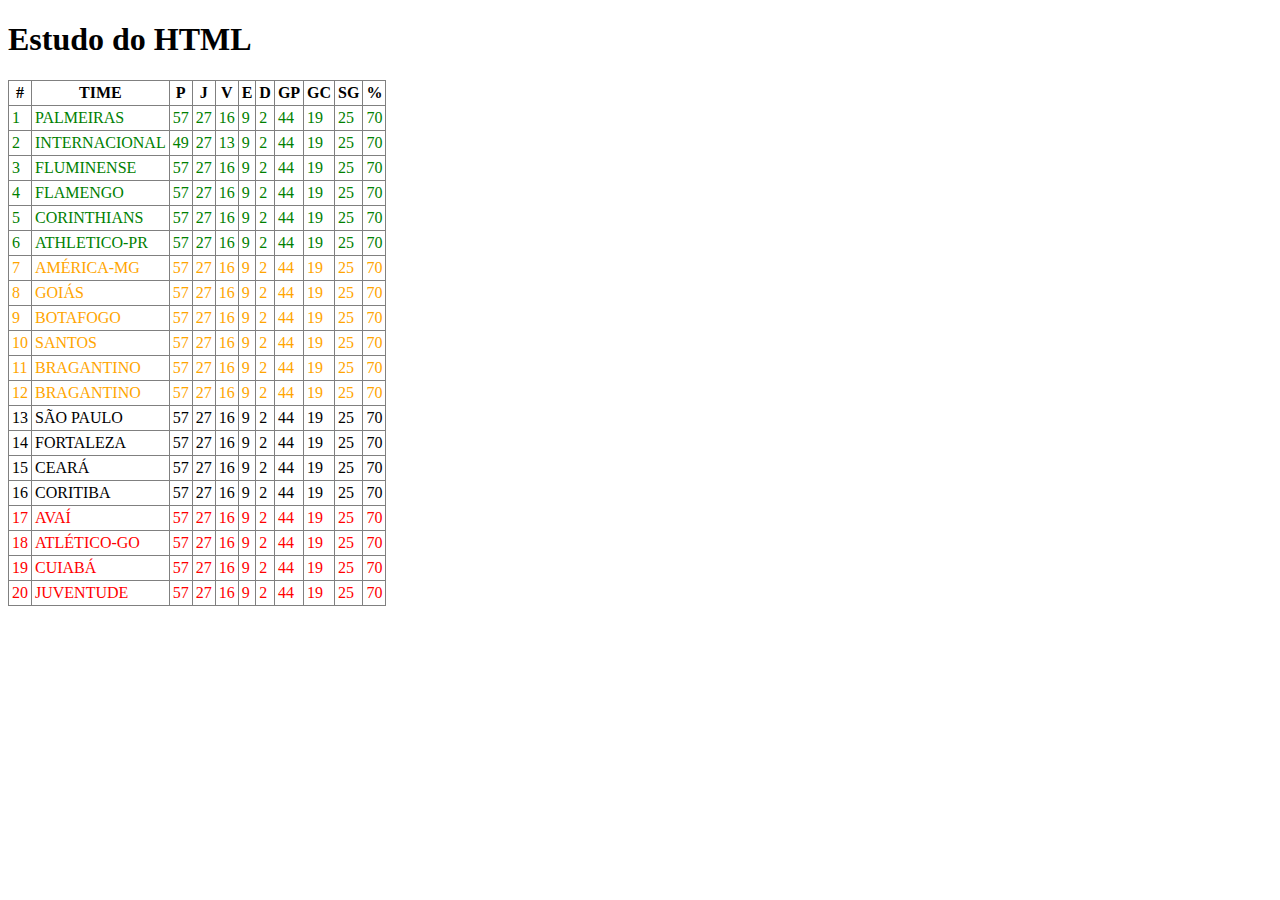
<file: exercicio-tabela-html/index.html>
<!DOCTYPE html>
<html lang="en">

<head>
    <meta charset="UTF-8">
    <meta http-equiv="X-UA-Compatible" content="IE=edge">
    <meta name="viewport" content="width=device-width, initial-scale=1.0">
    <title>Document</title>
    <link rel="stylesheet" href="style.css"> 
</head>

<body>



    <header>
        <!-- Cabeçalho = introduz algo -->
        <h1>Estudo do HTML</h1>

        <table border="1" cellpadding="3" style="border-collapse: collapse;">
            <thead>
                <tr>
                    <th>#</th>
                    <th>TIME</th>
                    <th>P</th>
                    <th>J</th>
                    <th>V</th>
                    <th>E</th>
                    <th>D</th>
                    <th>GP</th>
                    <th>GC</th>
                    <th>SG</th>
                    <th>%</th>
                </tr>
            </thead>



            <tbody>
                <div>
                <tr class="verde"> <!--linha 1 -->
                    <td>1</td>
                    <td>PALMEIRAS</td>
                    <td>57</td>
                    <td>27</td>
                    <td>16</td>
                    <td>9</td>
                    <td>2</td>
                    <td>44</td>
                    <td>19</td>
                    <td>25</td>
                    <td>70</td>
                </tr>
                <tr class="verde"> <!--linha 2-->
                    <td>2</td>
                    <td>INTERNACIONAL</td>
                    <td>49</td>
                    <td>27</td>
                    <td>13</td>
                    <td>9</td>
                    <td>2</td>
                    <td>44</td>
                    <td>19</td>
                    <td>25</td>
                    <td>70</td>
                </tr>
                <tr class="verde"> <!--linha 3-->
                    <td>3</td>
                    <td>FLUMINENSE</td>
                    <td>57</td>
                    <td>27</td>
                    <td>16</td>
                    <td>9</td>
                    <td>2</td>
                    <td>44</td>
                    <td>19</td>
                    <td>25</td>
                    <td>70</td>
                </tr>
                <tr class="verde"> <!--linha 4-->
                    <td>4</td>
                    <td>FLAMENGO</td>
                    <td>57</td>
                    <td>27</td>
                    <td>16</td>
                    <td>9</td>
                    <td>2</td>
                    <td>44</td>
                    <td>19</td>
                    <td>25</td>
                    <td>70</td>
                </tr>
                <tr class="verde"> <!--linha 5-->
                    <td>5</td>
                    <td>CORINTHIANS</td>
                    <td>57</td>
                    <td>27</td>
                    <td>16</td>
                    <td>9</td>
                    <td>2</td>
                    <td>44</td>
                    <td>19</td>
                    <td>25</td>
                    <td>70</td>
                </tr>
                <tr class="verde"> <!--linha 6-->
                    <td>6</td>
                    <td>ATHLETICO-PR</td>
                    <td>57</td>
                    <td>27</td>
                    <td>16</td>
                    <td>9</td>
                    <td>2</td>
                    <td>44</td>
                    <td>19</td>
                    <td>25</td>
                    <td>70</td>
                </tr>
                </div>
                
                <tr class="laranja"> <!--linha 7-->
                    <td>7</td>
                    <td>AMÉRICA-MG</td>
                    <td>57</td>
                    <td>27</td>
                    <td>16</td>
                    <td>9</td>
                    <td>2</td>
                    <td>44</td>
                    <td>19</td>
                    <td>25</td>
                    <td>70</td>
                </tr>
                <tr class="laranja"> <!--linha 8-->
                    <td>8</td>
                    <td>GOIÁS</td>
                    <td>57</td>
                    <td>27</td>
                    <td>16</td>
                    <td>9</td>
                    <td>2</td>
                    <td>44</td>
                    <td>19</td>
                    <td>25</td>
                    <td>70</td>
                </tr>
                <tr class="laranja"> <!--linha 9-->
                    <td>9</td>
                    <td>BOTAFOGO</td>
                    <td>57</td>
                    <td>27</td>
                    <td>16</td>
                    <td>9</td>
                    <td>2</td>
                    <td>44</td>
                    <td>19</td>
                    <td>25</td>
                    <td>70</td>
                </tr>
                <tr class="laranja"> <!--linha 10-->
                    <td>10</td>
                    <td>SANTOS</td>
                    <td>57</td>
                    <td>27</td>
                    <td>16</td>
                    <td>9</td>
                    <td>2</td>
                    <td>44</td>
                    <td>19</td>
                    <td>25</td>
                    <td>70</td>
                </tr>
                <tr class="laranja"> <!--linha 11-->
                    <td>11</td>
                    <td>BRAGANTINO</td>
                    <td>57</td>
                    <td>27</td>
                    <td>16</td>
                    <td>9</td>
                    <td>2</td>
                    <td>44</td>
                    <td>19</td>
                    <td>25</td>
                    <td>70</td>
                </tr>
                <tr class="laranja"> <!--linha 12-->
                    <td>12</td>
                    <td>BRAGANTINO</td>
                    <td>57</td>
                    <td>27</td>
                    <td>16</td>
                    <td>9</td>
                    <td>2</td>
                    <td>44</td>
                    <td>19</td>
                    <td>25</td>
                    <td>70</td>
                </tr>
                <tr> <!--linha 13-->
                    <td>13</td>
                    <td>SÃO PAULO</td>
                    <td>57</td>
                    <td>27</td>
                    <td>16</td>
                    <td>9</td>
                    <td>2</td>
                    <td>44</td>
                    <td>19</td>
                    <td>25</td>
                    <td>70</td>
                </tr>
                <tr> <!--linha 14-->
                    <td>14</td>
                    <td>FORTALEZA</td>
                    <td>57</td>
                    <td>27</td>
                    <td>16</td>
                    <td>9</td>
                    <td>2</td>
                    <td>44</td>
                    <td>19</td>
                    <td>25</td>
                    <td>70</td>
                </tr>
                <tr> <!--linha 15-->
                    <td>15</td>
                    <td>CEARÁ</td>
                    <td>57</td>
                    <td>27</td>
                    <td>16</td>
                    <td>9</td>
                    <td>2</td>
                    <td>44</td>
                    <td>19</td>
                    <td>25</td>
                    <td>70</td>
                </tr>
                <tr> <!--linha 16-->
                    <td>16</td>
                    <td>CORITIBA</td>
                    <td>57</td>
                    <td>27</td>
                    <td>16</td>
                    <td>9</td>
                    <td>2</td>
                    <td>44</td>
                    <td>19</td>
                    <td>25</td>
                    <td>70</td>
                </tr>
                <tr class="vermelho"> <!--linha 17-->
                    <td>17</td>
                    <td>AVAÍ</td>
                    <td>57</td>
                    <td>27</td>
                    <td>16</td>
                    <td>9</td>
                    <td>2</td>
                    <td>44</td>
                    <td>19</td>
                    <td>25</td>
                    <td>70</td>
                </tr>
                <tr class="vermelho"> <!--linha 18-->
                    <td>18</td>
                    <td>ATLÉTICO-GO</td>
                    <td>57</td>
                    <td>27</td>
                    <td>16</td>
                    <td>9</td>
                    <td>2</td>
                    <td>44</td>
                    <td>19</td>
                    <td>25</td>
                    <td>70</td>
                </tr>
                <tr class="vermelho"> <!--linha 19-->
                    <td>19</td>
                    <td>CUIABÁ</td>
                    <td>57</td>
                    <td>27</td>
                    <td>16</td>
                    <td>9</td>
                    <td>2</td>
                    <td>44</td>
                    <td>19</td>
                    <td>25</td>
                    <td>70</td>
                </tr>
                <tr class="vermelho"> <!--linha 20-->
                    <td>20</td>
                    <td>JUVENTUDE</td>
                    <td>57</td>
                    <td>27</td>
                    <td>16</td>
                    <td>9</td>
                    <td>2</td>
                    <td>44</td>
                    <td>19</td>
                    <td>25</td>
                    <td>70</td>
                </tr>

               

            </tbody>
        </table>
        


        
        
</body>

</html>
</file>
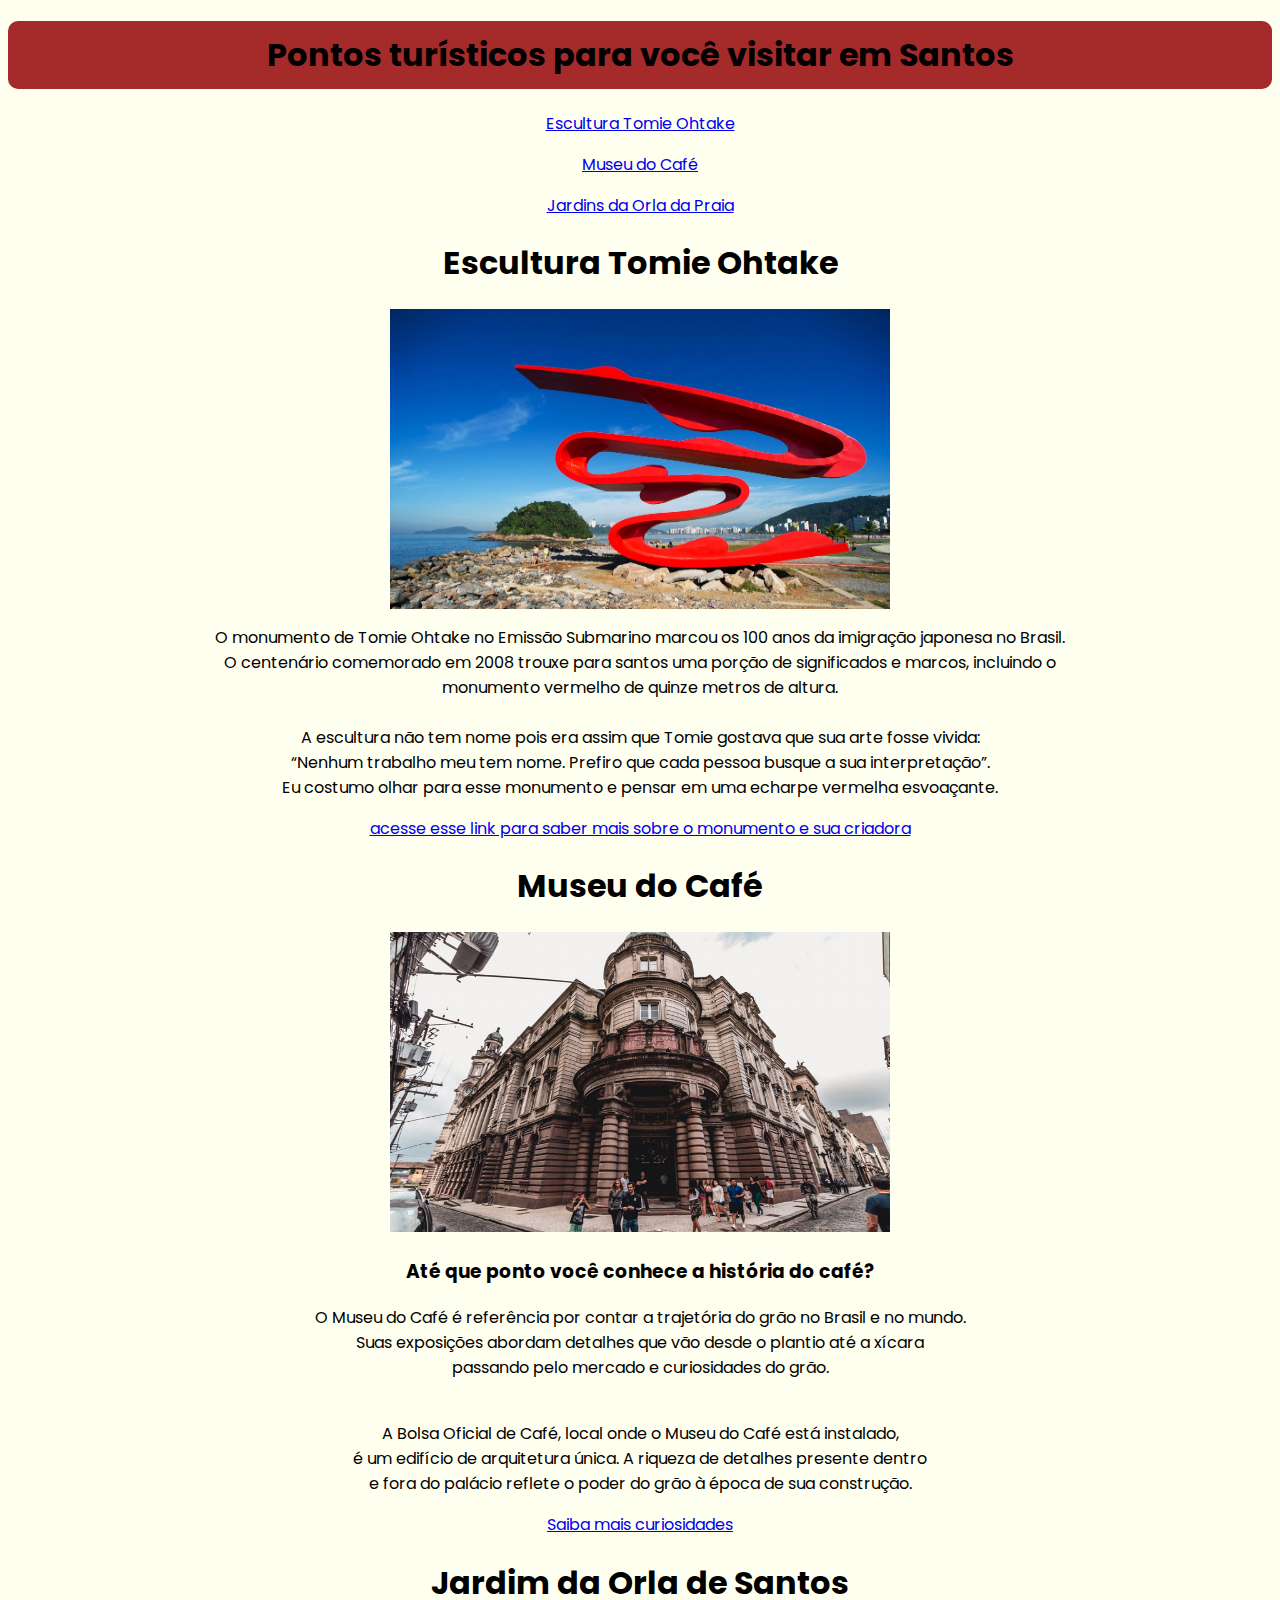
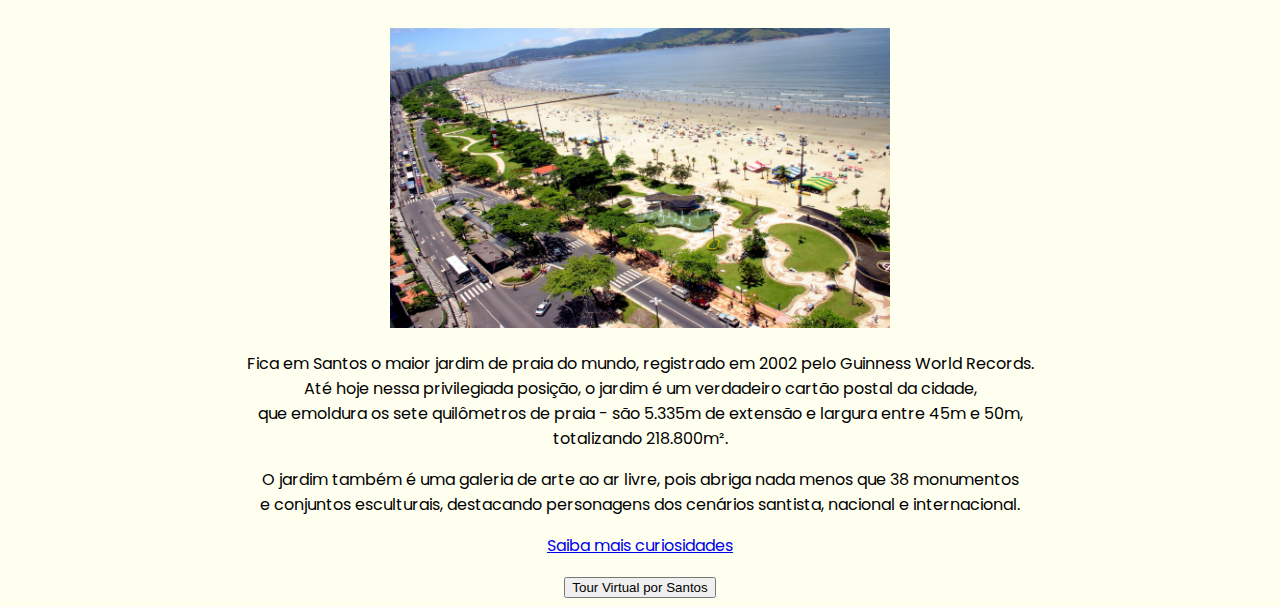
<file: minha-página/index.html>
<!DOCTYPE html> <!-- indica ao navegador p/ usar a versão recente de html -->
<html> <!-- pai/raiz de todas as tags/ é como se fosse a origem de tudo -->


    <head> <!-- manter informaçoes da página -->
    <meta charset="UTF-8"> <!-- uso de caracteres especiais -->
    <title>Emissário Submarino</title>
    <!-- Meta tags -->
    <meta name = "description" content = "Um ponto turístico de Santos!" /> <!-- serve p/ deixar uma descrição,
     informaçoes da página-->
    <meta name  = "author" content  = "alexiapassos" />
    <meta name = "keywords" content="hmtl,estudo" />
    <link rel="stylesheet" href="./styles.css"/>
    <link rel="preconnect" href="https://fonts.googleapis.com">
    <link rel="preconnect" href="https://fonts.gstatic.com" crossorigin>
    <link href="https://fonts.googleapis.com/css2?family=Poppins&display=swap" rel="stylesheet">
</head>


<body> 
        
    
        
       <h1 class="box1">Pontos turísticos para você visitar em Santos</h1> 
     
        

          
           <p><a href="#tomieotake">Escultura Tomie Ohtake</a></p>
           <p><a href="#museu">Museu do Café</a></p>
            <p><a href="#orla">Jardins da Orla da Praia</a></p>                
            

        
        

        <h1 id="tomieotake"> Escultura Tomie Ohtake</h1>
        <img src="./img/tomie-ohtake.jpg" width="500" height="300" 
        alt="uma escultura vermelha no meio da praia" align="middle" />

        <p>O monumento de Tomie Ohtake no Emissão Submarino marcou os 
            100 anos da imigração japonesa no Brasil. <br/> O centenário comemorado 
            em 2008 trouxe para santos uma porção de significados e marcos, 
            incluindo o <br/> monumento vermelho de quinze metros de altura. <br/>

            <br/>
            A escultura não tem nome pois era assim que Tomie gostava que sua 
            arte fosse vivida: <br/> “Nenhum trabalho meu tem nome. Prefiro que cada 
            pessoa busque a sua interpretação”. <br/>Eu costumo olhar para esse monumento
            e pensar em uma echarpe vermelha esvoaçante. <br/>
        </p>


       <P><a href="https://www.juicysantos.com.br/diversao/o-que-fazer-em-santos/tomie-ohtake-e-o-monumento-do-emissario-submarino/
        "target="_blank">acesse esse link para saber mais sobre
         o monumento e sua criadora
     </a></P>


        <h1 id="museu">Museu do Café</h1>
        <img src="./img/Museu-do-Cafe-1.jpg" width="500" height="300" 
     alt="A frente do edificio onde é localizado a bolsa do café de santos">
    <br/>
       <h3>Até que ponto você conhece a história do café?</h3>
        <p>O Museu do Café é referência por contar a trajetória do grão no Brasil e no mundo.<br/>
        Suas exposições abordam detalhes que vão desde o plantio até a xícara<br/>
        passando pelo mercado e curiosidades do grão.<br/>
        <br/></p>

        <p>A Bolsa Oficial de Café, local onde o Museu do Café está instalado,<br/>
         é um edifício de arquitetura única. A riqueza de detalhes presente dentro <br/>
          e fora do palácio reflete o poder do grão à época de sua construção.<br/>
        </p>

          <P><a href="https://www.museudocafe.org.br/c/bolsa-oficial-de-cafe/curiosidades/
            "target="_blank">Saiba mais curiosidades
         </a></P>
      
    
       <h1 id="orla">Jardim da Orla de Santos</h1>
        <img src="./img/jardins-orla.jpg" width="500" height="300" alt="Imagem tirado por drone da orla de Santos">

        <p>Fica em Santos o maior jardim de praia do mundo, registrado em 2002 pelo Guinness World Records.<br/>
         Até hoje nessa privilegiada posição, o jardim é um  verdadeiro cartão postal da cidade,<br/>
        que emoldura os sete quilômetros de praia - são  5.335m de extensão e largura entre 45m e 50m,<br/>
         totalizando 218.800m².

         <p>O jardim também é uma galeria de arte ao ar livre, pois abriga nada menos que 38 monumentos<br/>
          e conjuntos esculturais, destacando personagens dos cenários santista, nacional e internacional.</p>


        <P><a href="https://www.turismosantos.com.br/?q=pt-br/content/jardim-da-orla
            "target="_blank">Saiba mais curiosidades
         </a></P>

        <a href="https://www.google.com/maps/place/Santos+-+SP/@-23.9675169,-46.325736,2393m/data=!3m1!1e3!4m5!3m4!1s0x94ce03b97cc7856f:0x3ff3e507b04bbc46!8m2!3d-23.9592201!4d-46.3317787" target="_blank">
         <button title>Tour Virtual por Santos</button> </a>
        

</body>


</html>
</file>
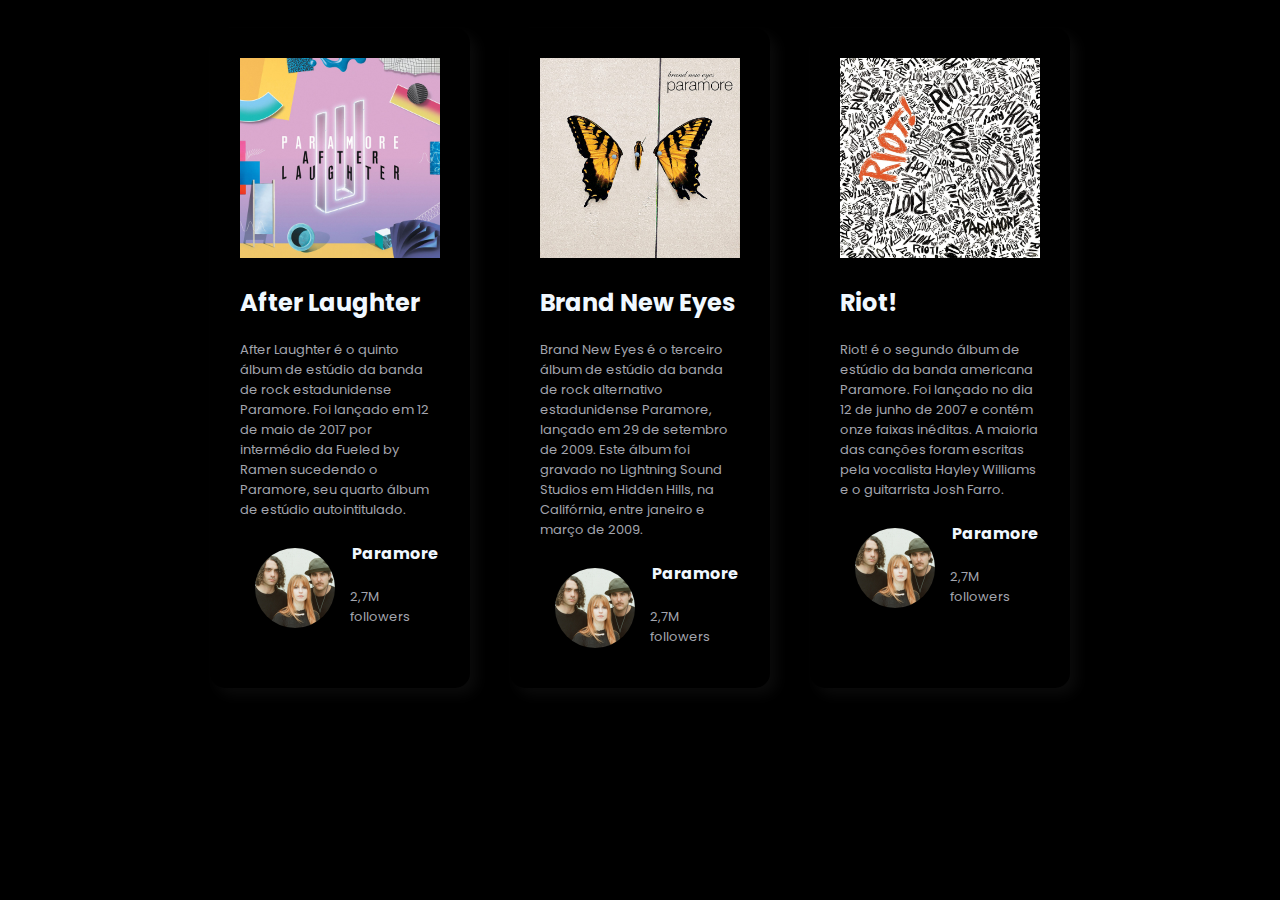
<file: página-blog/index.html>
<!DOCTYPE html>
<html lang="en">
<head>
    <meta charset="UTF-8">
    <meta http-equiv="X-UA-Compatible" content="IE=edge">
    <meta name="viewport" content="width=device-width, initial-scale=1.0">
    <title>Document</title>
    <link rel="stylesheet" href="./styles.css"/>
    <link
    href="https://fonts.googleapis.com/css2?family=Poppins:ital,wght@0,200;0,400;0,600;1,200;1,400;1,600&display=swap"
    rel="stylesheet"/>
  
</head>
<body>
    
    <div class="row">
       <div class="card">
           <img class="image" src="./img/after laughter.png" alt="after laughter paramore" />
         <h2>After Laughter</h2>
         <p>After Laughter é o quinto álbum de estúdio da banda de rock estadunidense Paramore. Foi lançado em 12 de maio de 2017 por intermédio da Fueled by Ramen sucedendo o Paramore, seu quarto álbum de estúdio autointitulado.</p>
         <img class="icon" src="./img/paramore icon.jpg" />
         <h4 class="titulo">Paramore</h4>
         <p class="follow">2,7M followers</p>
    
       </div>
       <div class="row">
        <div class="card">
            <img class="image" src="./img/brand new eyes.jpg" alt="after laughter paramore" />
          <h2>Brand New Eyes</h2>
          <p>Brand New Eyes é o terceiro álbum de estúdio da banda de rock alternativo estadunidense Paramore, lançado em 29 de setembro de 2009. Este álbum foi gravado no Lightning Sound Studios em Hidden Hills, na Califórnia, entre janeiro e março de 2009.</p>
          <img class="icon" src="./img/paramore icon.jpg" />
          <h4 class="titulo">Paramore</h4>
          <p class="follow">2,7M followers</p>
        </div> 
        <div class="row">
            <div class="card">
                <img class="image" src="./img/paramore riot.jpg" alt="riot paramore" />
              <h2>Riot!</h2>
              <p>Riot! é o segundo álbum de estúdio da banda americana Paramore. Foi lançado no dia 12 de junho de 2007 e contém onze faixas inéditas. A maioria das canções foram escritas pela vocalista Hayley Williams e o guitarrista Josh Farro.</p>
              <img class="icon" src="./img/paramore icon.jpg" />
              <h4 class="titulo">Paramore</h4>
              <p class="follow">2,7M followers</p>
            </div> 
   
        

    
</body>
</html>
</file>
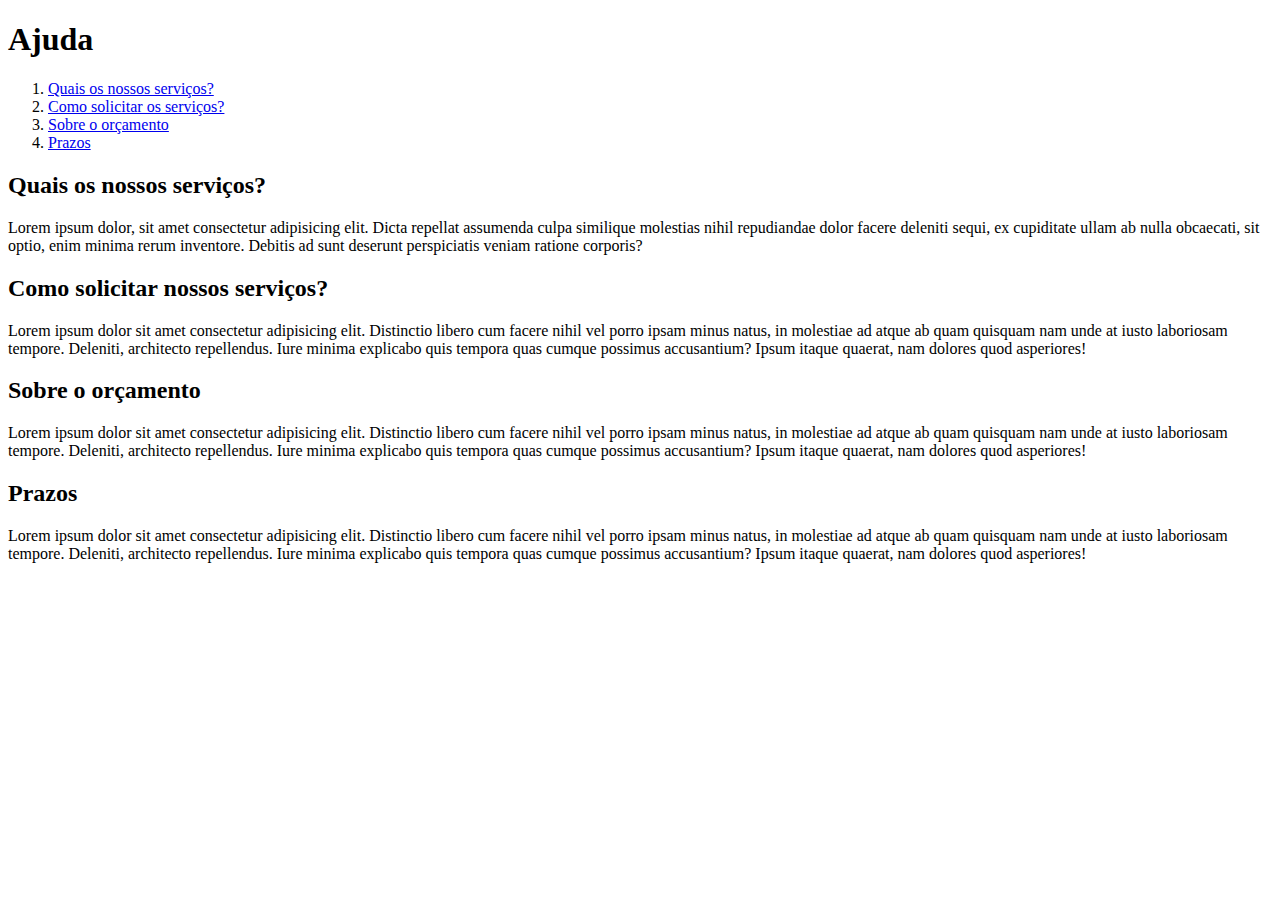
<file: atividades aula html css/ajuda.html>
<!DOCTYPE html>
<html lang="pt-br"> <!--idioma da página-->
<head>
    <meta charset="UTF-8">
    <meta http-equiv="X-UA-Compatible" content="IE=edge">
    <meta name="viewport" content="width=device-width, initial-scale=1.0">
    <title>Ajuda</title>
</head>
<body>
    <h1>Ajuda</h1>
    <ol> <!-- unordered list(ul) / ordered list (ol) -->
        <li><a href="#servicos">Quais os nossos serviços?</a></li>
        <li><a href="#solicitar">Como solicitar os serviços?</a></li>
        <li><a href="#orcamento">Sobre o orçamento</a></li>
        <li><a href="#prazos">Prazos</a></li>
 
    </ol>
    <div> <!--organizar o conteúdo-->
        <h2 id="servicos">Quais os nossos serviços?</h2>
        <p>Lorem ipsum dolor, sit amet consectetur adipisicing elit. 
            Dicta repellat assumenda culpa similique molestias nihil
             repudiandae dolor facere deleniti sequi, 
             ex cupiditate ullam ab nulla obcaecati, sit optio, 
             enim minima rerum inventore. Debitis ad sunt deserunt
              perspiciatis veniam ratione corporis?</p>
    </div>
    <div>
        <h2 id="solicitar">Como solicitar nossos serviços?</h2>
        <p>Lorem ipsum dolor sit amet consectetur adipisicing elit. 
            Distinctio libero cum facere nihil vel porro ipsam minus natus,
            in molestiae ad atque ab quam quisquam nam unde at iusto 
            laboriosam tempore. Deleniti, architecto repellendus.
            Iure minima explicabo quis tempora quas cumque possimus accusantium? 
            Ipsum itaque quaerat, nam dolores quod asperiores!</p>

    </div>
    <div>
        <h2 id="orcamento">Sobre o orçamento</h2>
        
        <p>Lorem ipsum dolor sit amet consectetur adipisicing elit. 
         Distinctio libero cum facere nihil vel porro ipsam minus natus,
         in molestiae ad atque ab quam quisquam nam unde at iusto 
         laboriosam tempore. Deleniti, architecto repellendus.
         Iure minima explicabo quis tempora quas cumque possimus accusantium? 
         Ipsum itaque quaerat, nam dolores quod asperiores!</p>
    </div>

    <div>
        <h2 id="prazos">Prazos</h2>
        <p>Lorem ipsum dolor sit amet consectetur adipisicing elit. 
        Distinctio libero cum facere nihil vel porro ipsam minus natus,
         in molestiae ad atque ab quam quisquam nam unde at iusto 
         laboriosam tempore. Deleniti, architecto repellendus.
          Iure minima explicabo quis tempora quas cumque possimus accusantium? 
          Ipsum itaque quaerat, nam dolores quod asperiores!</p>


    </div>

</body>
</html>
</file>
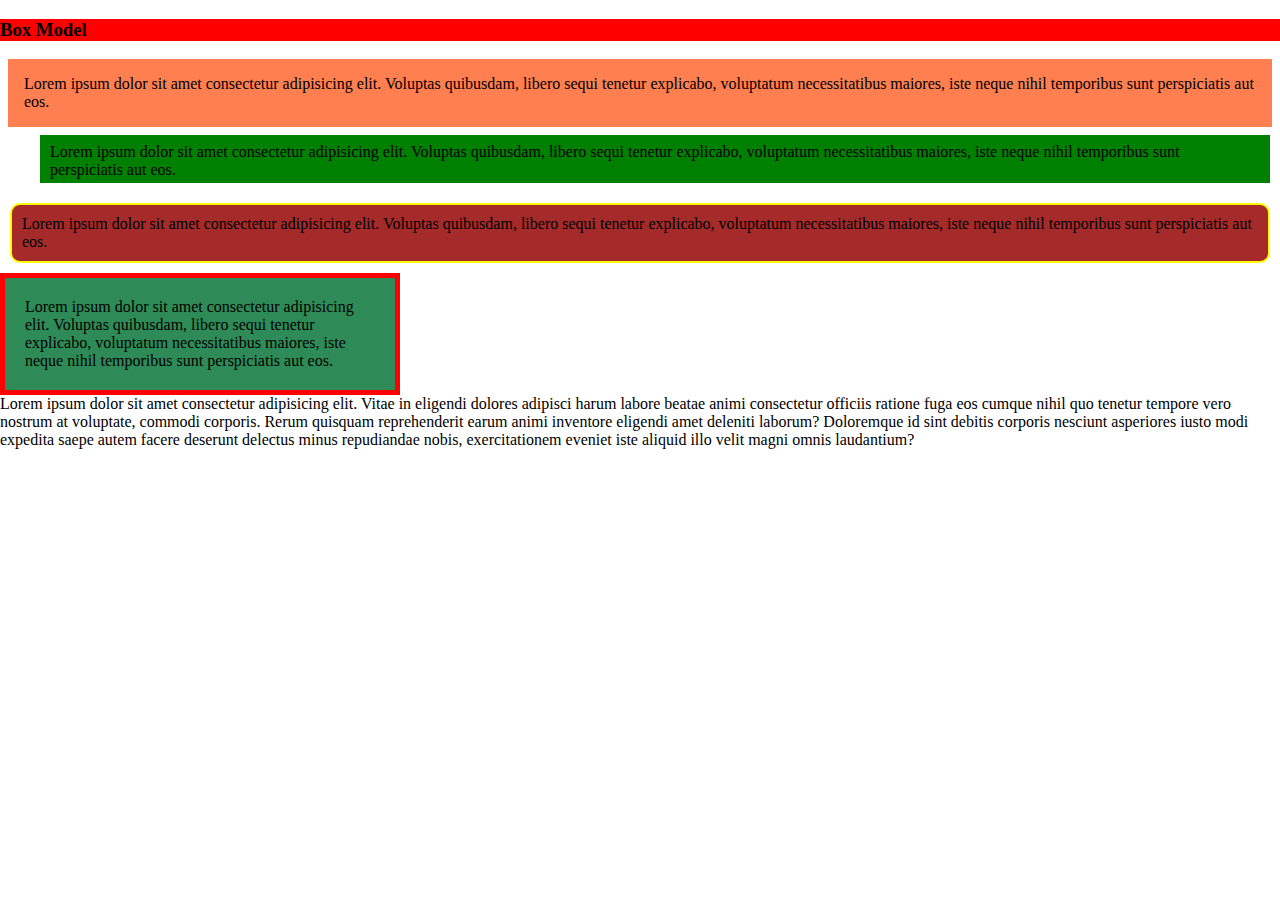
<file: atividades aula html css/aula2209.html>
<!DOCTYPE html>
<html lang="en">
<head>
    <meta charset="UTF-8">
    <meta http-equiv="X-UA-Compatible" content="IE=edge">
    <meta name="viewport" content="width=device-width, initial-scale=1.0">
    <title>Document</title>
    <link rel="stylesheet" href="./css/styles2209.css"/>
</head>
<body>
    <h3>Box Model</h3>
    <div class="box1">
        Lorem ipsum dolor sit amet consectetur adipisicing elit. Voluptas quibusdam, libero sequi tenetur explicabo, voluptatum necessitatibus maiores, iste neque nihil temporibus sunt perspiciatis aut eos.
    </div>
    <div class="box2">
        Lorem ipsum dolor sit amet consectetur adipisicing elit. Voluptas quibusdam, libero sequi tenetur explicabo, voluptatum necessitatibus maiores, iste neque nihil temporibus sunt perspiciatis aut eos.
    </div>
    <div class="box3">
        Lorem ipsum dolor sit amet consectetur adipisicing elit. Voluptas quibusdam, libero sequi tenetur explicabo, voluptatum necessitatibus maiores, iste neque nihil temporibus sunt perspiciatis aut eos.
    </div>
    <div class="box4">
        Lorem ipsum dolor sit amet consectetur adipisicing elit. Voluptas quibusdam, libero sequi tenetur explicabo, voluptatum necessitatibus maiores, iste neque nihil temporibus sunt perspiciatis aut eos.
    </div>
    <div>
        Lorem ipsum dolor sit amet consectetur adipisicing elit. Vitae in eligendi dolores adipisci harum labore beatae animi consectetur officiis ratione fuga eos cumque nihil quo tenetur tempore vero nostrum at voluptate, commodi corporis. Rerum quisquam reprehenderit earum animi inventore eligendi amet deleniti laborum? Doloremque id sint debitis corporis nesciunt asperiores iusto modi expedita saepe autem facere deserunt delectus minus repudiandae nobis, exercitationem eveniet iste aliquid illo velit magni omnis laudantium?
    </div>
</body>
</html>
</file>
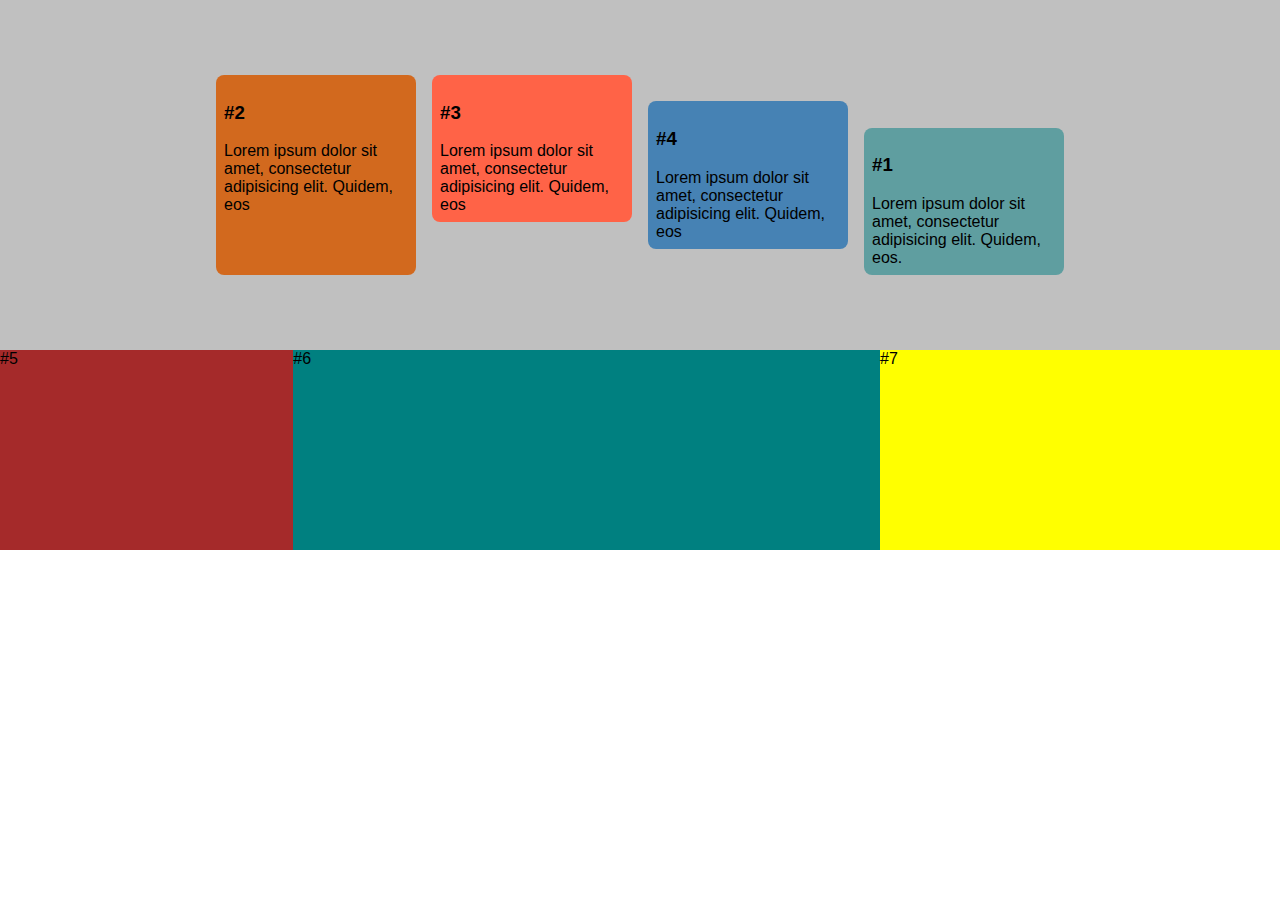
<file: atividades aula html css/aula2609.html>
<!DOCTYPE html>
<html lang="en">
<head>
    <meta charset="UTF-8">
    <meta http-equiv="X-UA-Compatible" content="IE=edge">
    <meta name="viewport" content="width=device-width, initial-scale=1.0">
    <title>Document</title>
    <link rel="stylesheet" href="./css/styles2609.css"/>
</head>
<body>
    <div class="container-flex">
        <div class="box-1">
            <h3>#1</h3>
            Lorem ipsum dolor sit amet, consectetur adipisicing elit. Quidem, eos.

        </div>
        <div class="box-2">
            <h3>#2</h3>
            Lorem ipsum dolor sit amet, consectetur adipisicing elit. Quidem, eos
        </div>

        <div class="box-3">
            <h3>#3</h3>
            Lorem ipsum dolor sit amet, consectetur adipisicing elit. Quidem, eos
        </div>

        <div class="box-4">
            <h3>#4</h3>
            Lorem ipsum dolor sit amet, consectetur adipisicing elit. Quidem, eos
        </div>
        </div>
        
        <div class="container-flex-2">
         <div class="box-5">#5</div>
         <div class="box-6">#6</div>
         <div class="box-7">#7</div>
        </div>
         

    
</body>
</html>
</file>
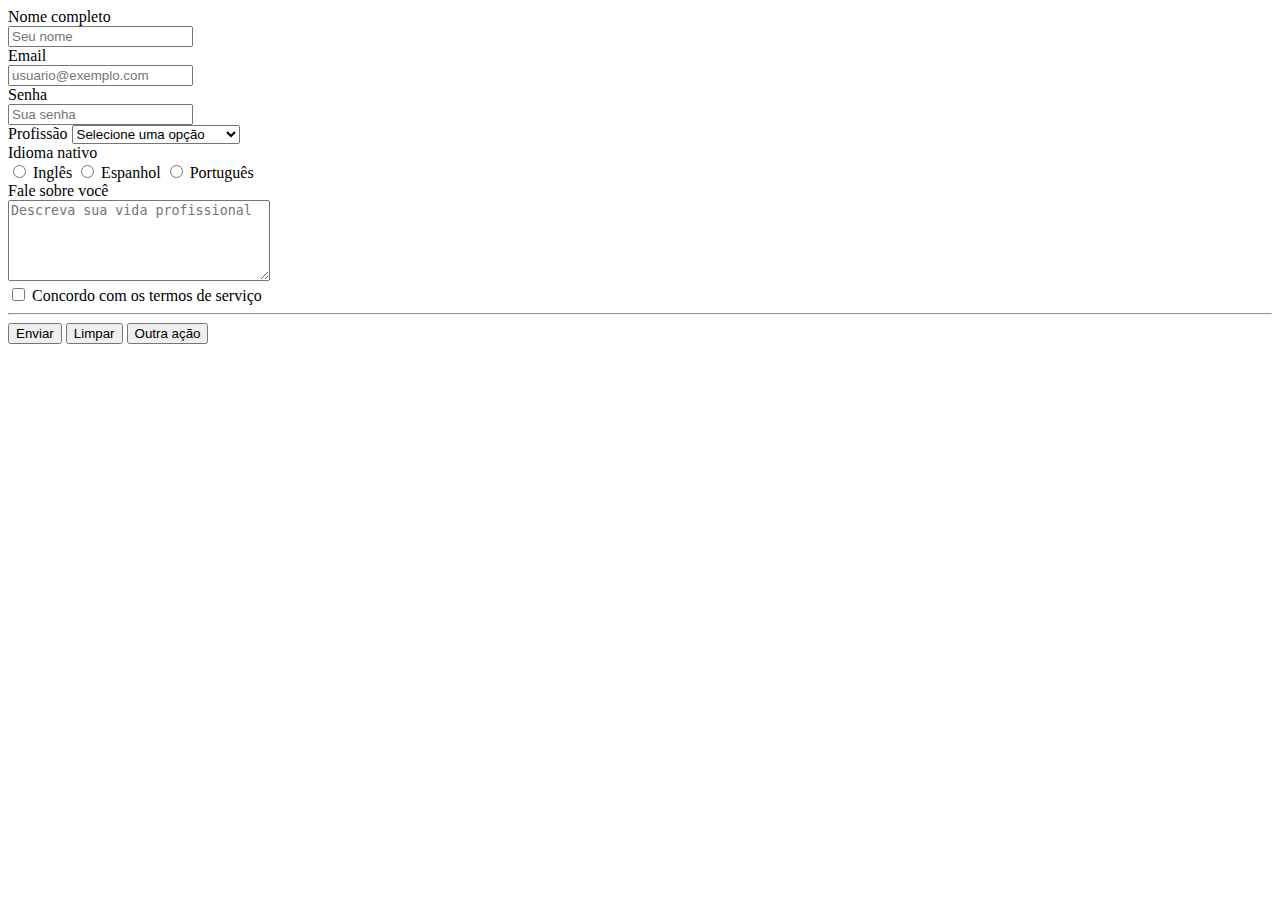
<file: atividades aula html css/cadastro.html>
<!DOCTYPE html>
<html lang="en">
<head>
    <meta charset="UTF-8">
    <meta http-equiv="X-UA-Compatible" content="IE=edge">
    <meta name="viewport" content="width=device-width, initial-scale=1.0">
    <title>Document</title>
</head>
<body>
        <form> <!--Container de inputs-->
            <div>
                <!--Rótulo do campo (dá um nome)-->
                <label for="campoNome">Nome completo</label><br/> <!-- for se vincula ao id-->
                <!--Campo de entrada de dados-->
                <!--placeholder = dica p/ usuario -->
                <!-- required = obrigatório -->
                <input id="campoNome" type="text" placeholder="Seu nome" required/>
            </div>
            <div>
                <label for="campoEmail">Email</label><br/>
                <input id="campoEmail" name="campoEmail" type="email"
                placeholder="usuario@exemplo.com" requeired/>
            </div>
            <div>
                <label for="campoSenha">Senha</label><br/>
                <input id="campoSenha" name="campoSenha" type="password"
                placeholder="Sua senha" required/>
            </div>
            <div>
                <label for="campoProfissao">Profissão</label>
                <!-- select= caixa de seleção com opçoes -->
                <select id="campoProfissao" name="campoProfissao">
                        <option selected disabled>Selecione uma opção</option>
                        <option value="professor">Professor</option>
                        <option value="técnico">Técnico</option>    
                        <option value="especialista">Especialista</option>
                        <option value="nda">Nenhuma das anteriores</option>
                </select>
            </div>
            <div>
                <label>Idioma nativo</label><br/>


                <input id="checkIngles" name="campoIdioma" type="radio"
                value="ingles"/>
                <label for="checkIngles">Inglês</label>

                <input id="checkEspanhol" name="campoIdioma" type="radio"
                value="espanhol"/>
                <label for="checkEspanhol">Espanhol</label>

                <input id="checkPortugues" name="campoIdioma" type="radio"
                value="portugues"/>
                <label for="checkPortugues">Português</label>
            </div>
            <div>
                <label for="campoResumo">Fale sobre você</label><br/>
                <textarea id="campoResumo" name="campoResumo" minlength="30"
                maxlength="128" rows="5" cols="30" placeholder="Descreva sua vida profissional"></textarea>
                <!-- minlength= minimo de caracteres / maxlength = max caracteres -->
            </div>
            <div>
                <input id="checkTermos" type="checkbox" name="concordaTermos" required/>
                <label for="checkTermos">Concordo com os termos de serviço</label>
             </div>
             <hr />
             <button type="submit">Enviar</button>
        <button type="reset">Limpar</button>
        <!-- onclick = após o click do botão -->
        <!--Type igual a button pra não submeter-->
        <button type="button" onclick="alert('oi')">Outra ação</button>
            

        </form>



</body>
</html>
</file>
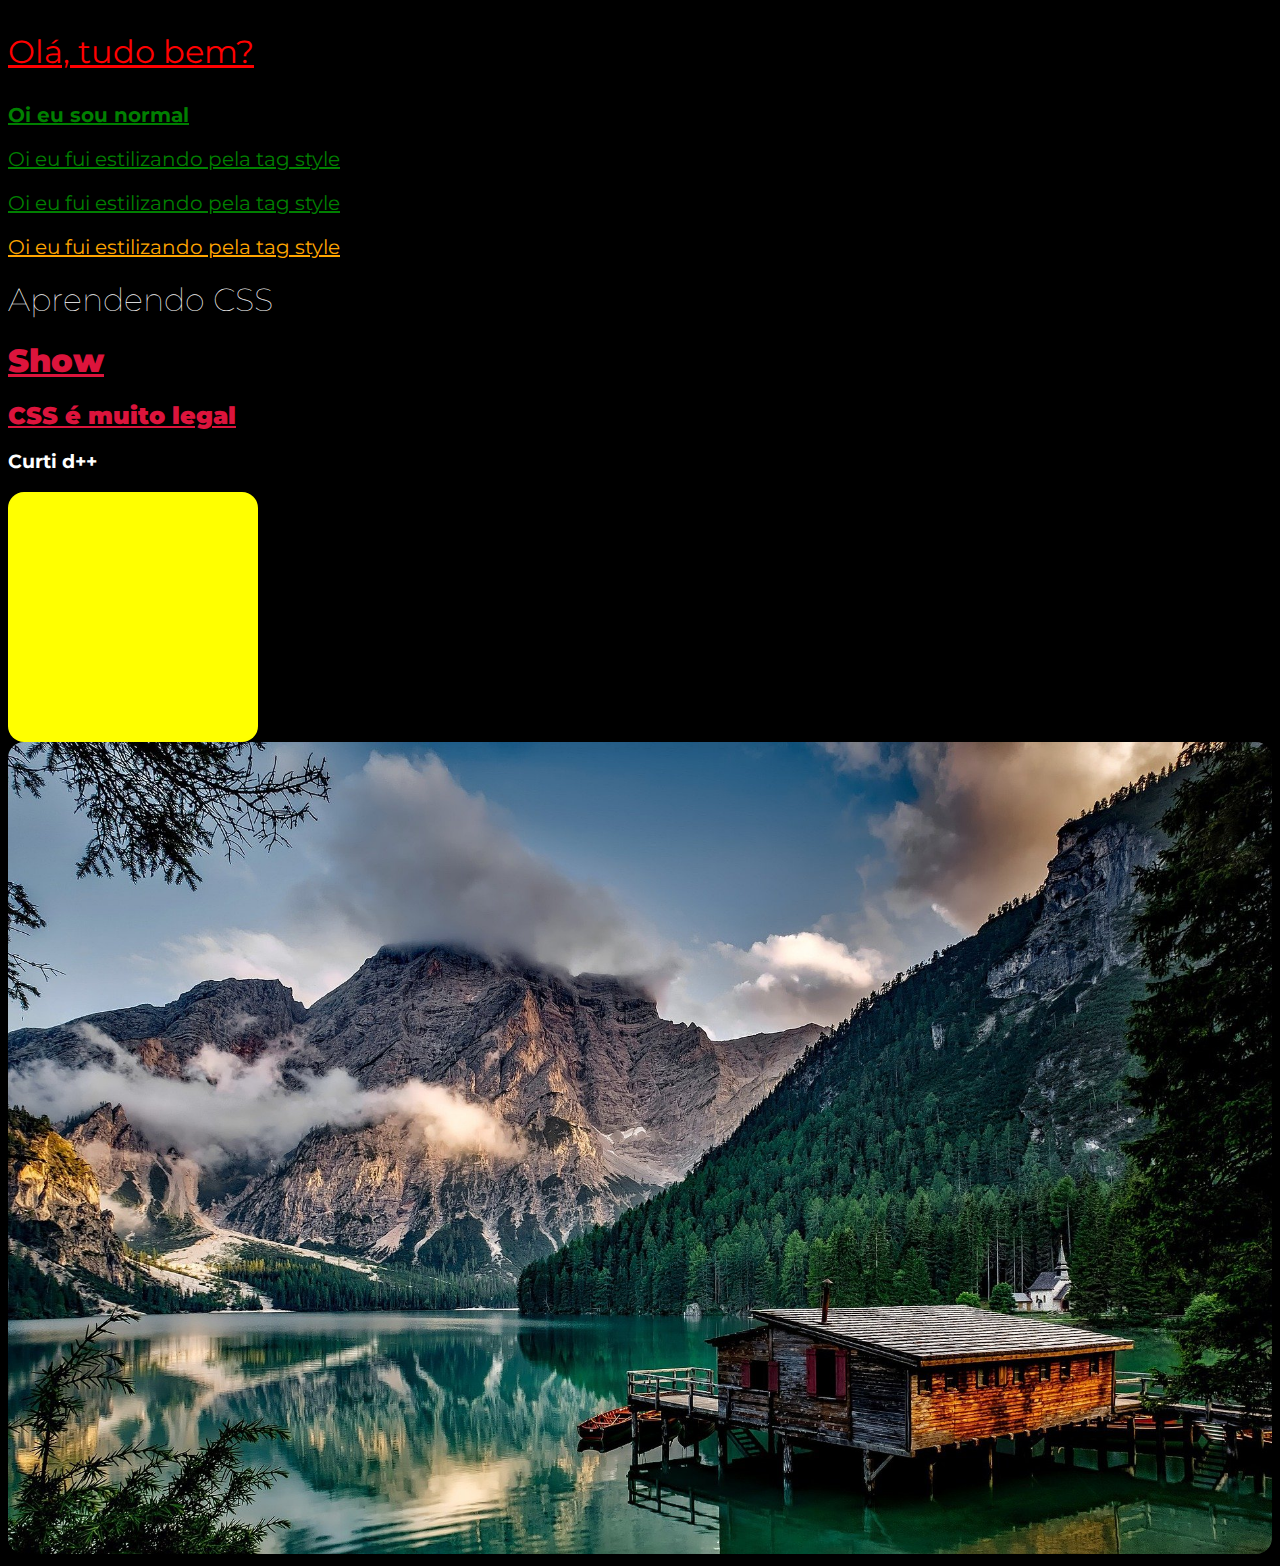
<file: atividades aula html css/conhecendo-css.html>
<!DOCTYPE html>
<html lang="en">
<head>
    <meta charset="UTF-8">
    <meta http-equiv="X-UA-Compatible" content="IE=edge">
    <meta name="viewport" content="width=device-width, initial-scale=1.0">
    <title>Document</title>
    <style> 
/* style dentro de head é código css, nao é mais html */

/* <seletor> {
        propriedade: valor;
        propriedade: valor;

}
        formas de uso::after
        1) Inline =  vai direto no elemento
        2) Tag <style> vai direto no html
        3) Dentro de atributo separado

*/

      /*  p {
            color: blue;
            font-size: 24px;
            font-style: italic;



        }
*/

    </style>
    <!-- stylesheet = folha de estilos -->
    <!-- rel = relacionamento -->
    <link rel="stylesheet" href="./css/styles.css" />
    <link rel="preconnect" href="https://fonts.googleapis.com">
    <link rel="preconnect" href="https://fonts.gstatic.com" crossorigin>
    <link href="https://fonts.googleapis.com/css2?family=Montserrat&display=swap" rel="stylesheet">
</head>
<body>
    <!-- Inline = atributo style = estilização local -->
    <p style="color: red; font-size: 32px;">Olá, tudo bem?</p>
    <p style="color: green; font-weight: bold;">Oi eu sou normal</p>

    <!-- O 'P' recebe as propriedades do seletor -->
    <p> Oi eu fui estilizando pela tag style</p>
    <p> Oi eu fui estilizando pela tag style</p>

    <p style="color: orange;">Oi eu fui estilizando pela
     tag style</p>

     <h1 id="meu-h1">Aprendendo CSS</h1>
    <h1 class="cabecalho">Show</h1>
     <h2 class="cabecalho">CSS é muito legal</h2>
     <h3>Curti d++</h3>
     <div class="quadrado"></div>
     <img class = "banner" src="./img/mountains.jpg"/>

</body>
</html>
</file>
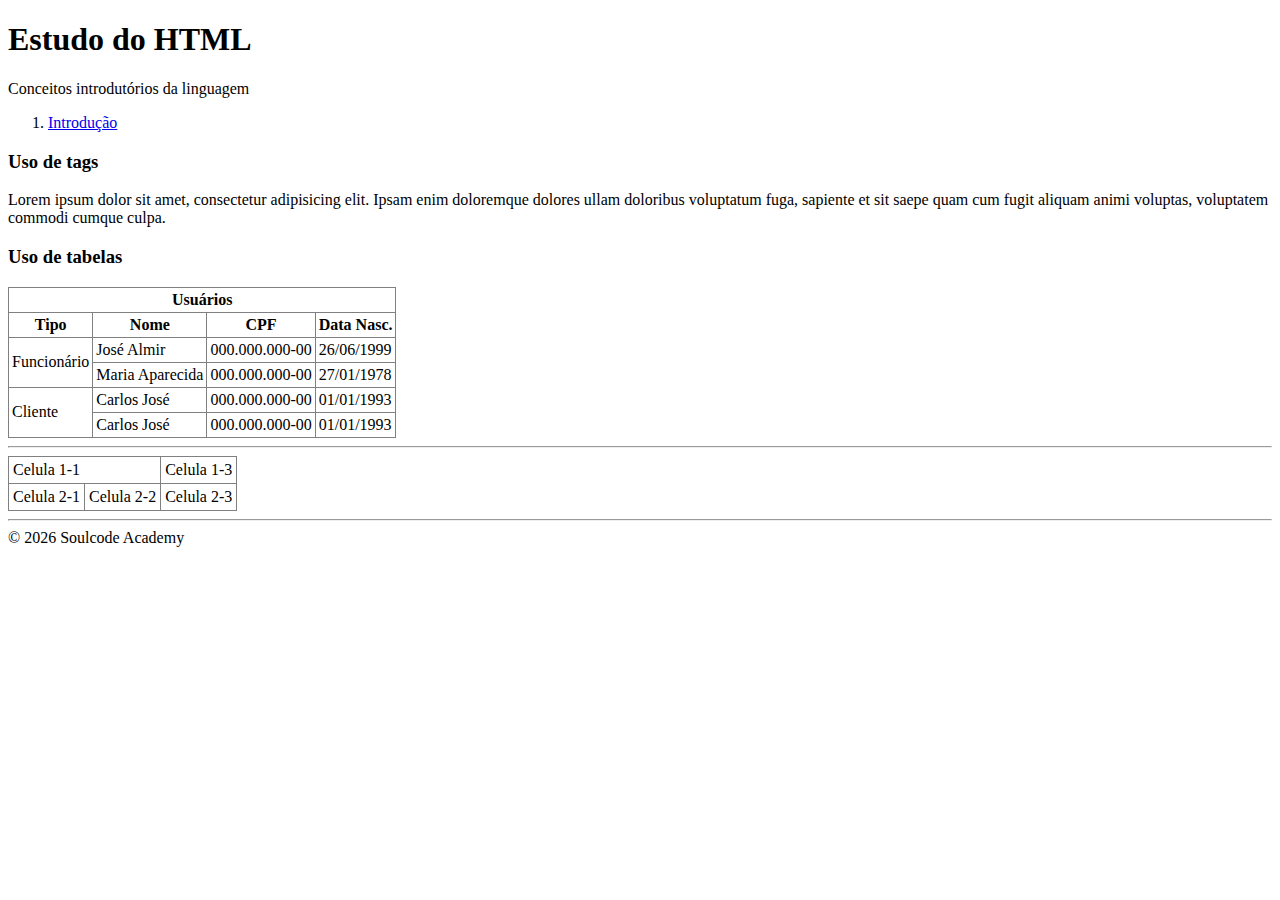
<file: atividades aula html css/wiki.html>
<!DOCTYPE html>
<html lang="en">
<head>
    <meta charset="UTF-8">
    <meta http-equiv="X-UA-Compatible" content="IE=edge">
    <meta name="viewport" content="width=device-width, initial-scale=1.0">
    <title>Document</title>
</head>
<body>
    <header> <!-- Cabeçalho = introduz algo -->
        <h1>Estudo do HTML</h1>
        <p>Conceitos introdutórios da linguagem</p>
        <nav> <!-- Agrupa links de navegação -->
            <ol>
                <li><a href="#intro">Introdução</a></li>
            </ol>
        </nav>
    </header>
    <main> <!-- Conteúdo principal da página -->
        <section> <!-- Separa tópicos/conteúdos -->
            <h3>Uso de tags</h3>
            <p>Lorem ipsum dolor sit amet, consectetur adipisicing elit. Ipsam enim doloremque dolores ullam doloribus voluptatum fuga, sapiente et sit saepe quam cum fugit aliquam animi voluptas, voluptatem commodi cumque culpa.</p>
        </section>
        <section>
            <h3>Uso de tabelas</h3>
            <table border="1" cellpadding="3" style="border-collapse: collapse;">
                <thead> <!-- Cabeçalho da tabela -->
                    <tr>
                        <!-- colspan = duração da coluna -->
                        <th colspan="4">Usuários</th>
                    </tr>
                    <tr> <!-- Table Row -->
                        <th>Tipo</th>
                        <th>Nome</th> <!-- Table Header -->
                        <th>CPF</th>
                        <th>Data Nasc.</th>
                    </tr>
                </thead>
                <tbody>
                    <tr>
                        <td rowspan="2">Funcionário</td>
                        <td>José Almir</td> <!-- Table Data -->
                        <td>000.000.000-00</td>
                        <td>26/06/1999</td>
                    </tr>
                    <tr>
                        <td>Maria Aparecida</td> <!-- Table Data -->
                        <td>000.000.000-00</td>
                        <td>27/01/1978</td>
                    </tr>
                    <tr> <!-- rowspan = duração da linha -->
                        <td rowspan="2">Cliente</td>
                        <td>Carlos José</td> <!-- Table Data -->
                        <td>000.000.000-00</td>
                        <td>01/01/1993</td>
                    </tr>
                    <tr>
                        <td>Carlos José</td> <!-- Table Data -->
                        <td>000.000.000-00</td>
                        <td>01/01/1993</td>
                    </tr>
                </tbody>
            </table>
            <hr />
            <table border="1" cellpadding="4" style="border-collapse: collapse;">
                <tr>
                    <td colspan="2">Celula 1-1</td>
                    <td>Celula 1-3</td>
                </tr>
                <tr>
                    <td>Celula 2-1</td>
                    <td>Celula 2-2</td>
                    <td>Celula 2-3</td>
                </tr>
            </table>
        </section>
    </main>
    <hr /> <!-- cria uma linha horizontal -->
    <footer> <!-- Dá informações sobre autoria/encerra o conteúdo-->
        ©
        <script>
            // comentario
            document.write(new Date().getFullYear())
        </script>
        Soulcode Academy
    </footer>
</body>
</html>
</file>
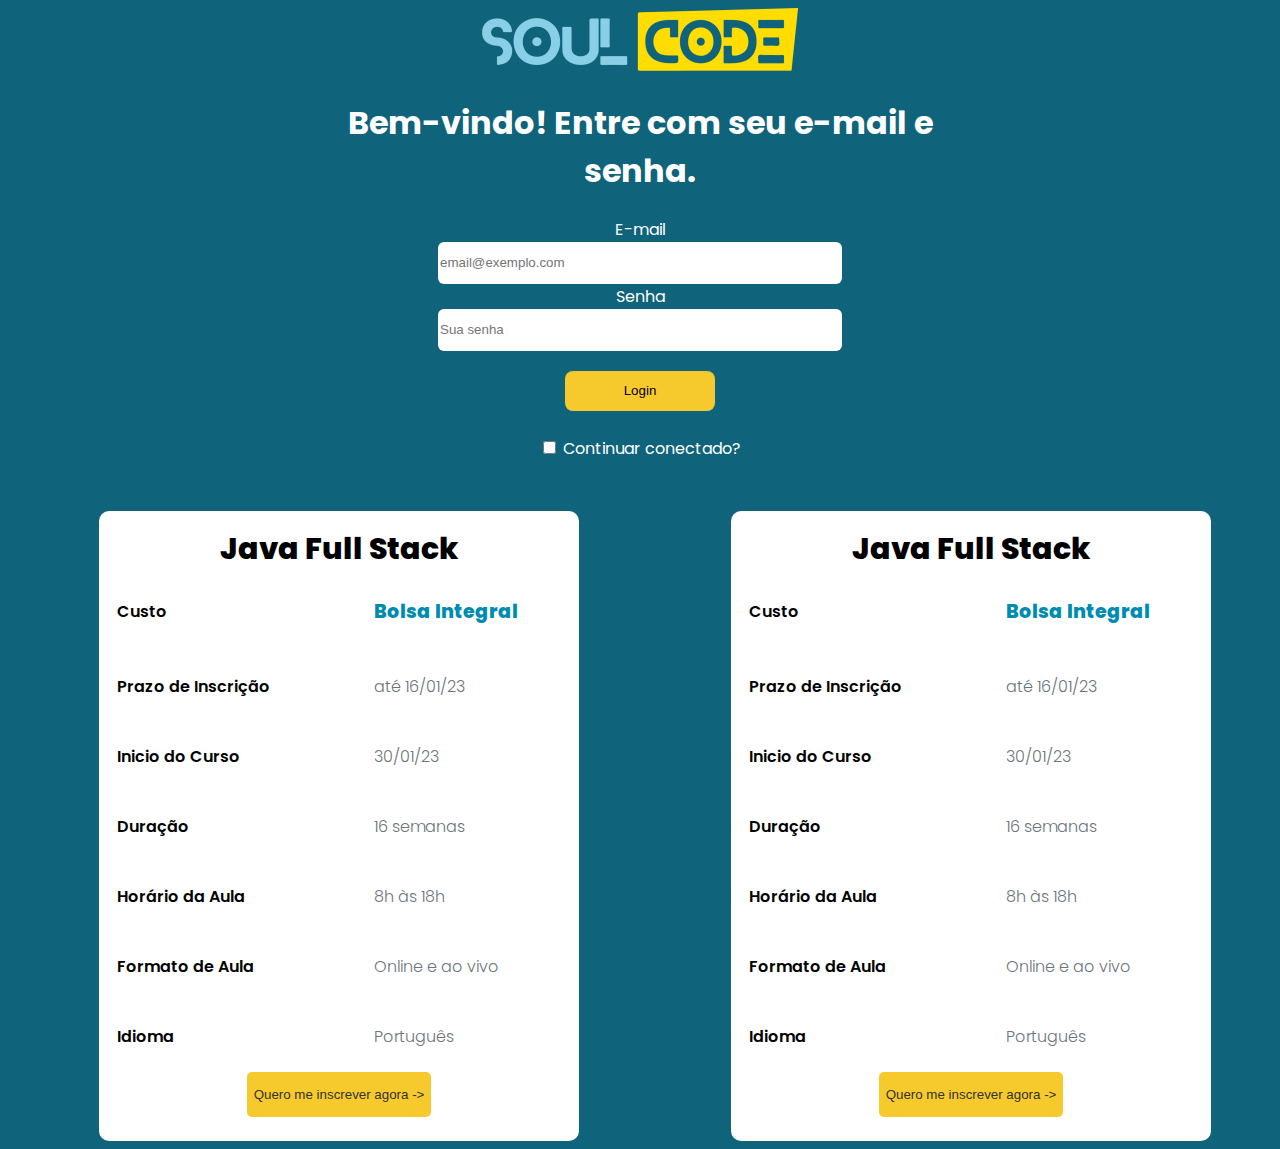
<file: exercicio-formulario/formulario.html>
<!DOCTYPE html>
<html lang="en">
<!DOCTYPE html>
<html lang="en">

<head>
    <meta charset="UTF-8">
    <link rel="preconnect" href="https://fonts.googleapis.com">
    <link rel="preconnect" href="https://fonts.gstatic.com" crossorigin>
    <link href="https://fonts.googleapis.com/css2?family=Poppins&display=swap" rel="stylesheet">

    <meta http-equiv="X-UA-Compatible" content="IE=edge">
    <meta name="viewport" content="width=device-width, initial-scale=1.0">
    <link rel="stylesheet" href="style.css">
    <title>Document</title>
</head>


<body>
    <div class="container-pricipal">
        <div class="conteudo-pricipal">

            <img src="./img/light-logo.png">
            <h1>Bem-vindo! Entre com seu e-mail e senha.</h1>
            <form>
                <div class="email">
                    <label for="campoEmail">E-mail</label>
                    <br />
                    <input class="info-user" id="campoEmail" name="campoEmail" type="email"
                        placeholder="email@exemplo.com" required />
                </div>
                <div class="senha">
                    <label for="campoSenha">Senha</label>
                    <br />
                    <input class="info-user" id="campoSenha" name="campoSenha" type="password" placeholder="Sua senha"
                        required />
                </div>


                <button type="submit" class="botao1">Login</button>

                <div class="conectado">
                    <br />
                    <input id="checkConectado" type="checkbox" name="continuarConectado" required>
                    <label for="checkTermos">Continuar conectado?</label>
                </div>
            </form>
            <br />
            <br />
        </div>

    </div>


    <!-- -------------------------------------------------------------------->


    <div class="conteudo">

        <div class="container">
            <table cellpadding="3" style="border-collapse:collapse">
                <tbody>
                    <tr>
                        <div class="posicao-titulo titulo">
                            Java Full Stack
                        </div>
                    </tr>
                    <td class="itens"> Custo</td>
                    <td></td>
                    <td></td>
                    <td class="bolsa">Bolsa Integral</td>
                    </tr>
                    <tr>
                        <td class="itens">Prazo de Inscrição</td>
                        <td></td>
                        <td></td>
                        <td class="info">até 16/01/23</td>
                    </tr>
                    <tr>
                        <td class="itens">Inicio do Curso</td>
                        <td></td>
                        <td></td>
                        <td class="info">30/01/23</td>
                    </tr>
                    <tr>
                        <td class="itens">Duração</td>
                        <td></td>
                        <td></td>
                        <td class="info">16 semanas</td>
                    </tr>
                    <tr>
                        <td class="itens">Horário da Aula</td>
                        <td></td>
                        <td></td>
                        <td class="info">8h às 18h</td>
                    </tr>
                    <tr>
                        <td class="itens">Formato de Aula</td>
                        <td></td>
                        <td></td>
                        <td class="info">Online e ao vivo</td>
                    </tr>
                    <tr>
                        <td class="itens">Idioma</td>
                        <td></td>
                        <td></td>
                        <td class="info">Português</td>
                        <td></td>
                        <td></td>
                    </tr>
                </tbody>
            </table>
            <button class="botao2">Quero me inscrever agora -> </button>
        </div>
        <div class="container">
            <table cellpadding="3" style="border-collapse:collapse">
                <tbody>
                    <tr>
                        <div class="posicao-titulo titulo">
                            Java Full Stack
                        </div>
                    </tr>
                    <td class="itens"> Custo</td>
                    <td></td>
                    <td></td>
                    <td class="bolsa">Bolsa Integral</td>
                    </tr>
                    <tr>
                        <td class="itens">Prazo de Inscrição</td>
                        <td></td>
                        <td></td>
                        <td class="info">até 16/01/23</td>
                    </tr>
                    <tr>
                        <td class="itens">Inicio do Curso</td>
                        <td></td>
                        <td></td>
                        <td class="info">30/01/23</td>
                    </tr>
                    <tr>
                        <td class="itens">Duração</td>
                        <td></td>
                        <td></td>
                        <td class="info">16 semanas</td>
                    </tr>
                    <tr>
                        <td class="itens">Horário da Aula</td>
                        <td></td>
                        <td></td>
                        <td class="info">8h às 18h</td>
                    </tr>
                    <tr>
                        <td class="itens">Formato de Aula</td>
                        <td></td>
                        <td></td>
                        <td class="info">Online e ao vivo</td>
                    </tr>
                    <tr>
                        <td class="itens">Idioma</td>
                        <td></td>
                        <td></td>
                        <td class="info">Português</td>
                        <td></td>
                        <td></td>
                    </tr>
                </tbody>
            </table>
            <button class="botao2">Quero me inscrever agora -> </button>

        </div>



    </div>

</body>

</html>
</file>
<file: exercicio-tabela-html/style.css>
.verde {
    color: green;
}

.laranja{
    color: orange;
}

.vermelho{
    color: red;
}
</file>
<file: minha-página/styles.css>
h1 {
    color: black;
}
.box1 {
    background-color:brown ;
     border-radius: 10px; /*arredonda os cantos*/
    padding: 10px;
    margin:10px
    c
    

}

body {

    background-color: ivory;
    
    text-align: center;
    font-family: 'Poppins';
}
</file>
<file: página-blog/styles.css>
body {
    background-color: black;
    font-family: "Poppins", sans-serif;
   
    
    
}



.row {

    display: flex;
    justify-content: center;
    align-items: center;
    color: aliceblue;

}

.card {
    
    border-radius: 15px;
    box-shadow: 7px 7px 13px 0px rgba(50, 50, 50, 0.22);
    padding: 30px;
    margin: 20px;
    width: 200px; 
    height: 600px;
    
     
    
}

.card:hover {
    transform: translateY(-5px);
    cursor: pointer;
}

.card p {
    color: #a3a5ae;
    font-size: 13px;

}


.image {  
max-width: 100%;

    
    
}

.icon {
    
    border-radius: 50%;
    width: 80px;
    padding: 15px;
    display: inline-block;
    float: left; 

    
    
}

.titulo {
    text-align: center;
    

    
}
.follow {
    
    color: grey;
    
    
}
</file>
<file: atividades aula html css/css/styles2209.css>
h3 {
    background-color: red;
}

.box1 {
    background-color: coral;
    /*padding = espaçamento interno */
    padding: 16px;
    /*espaçamento externo */
    margin: 8px;
}

.box2 {
    background-color: green;
    /* T R B L = horário */
    padding: 8px 20px 4px 10px;
    margin: 8px 10px 20px 40px;

}

.box3 {

    background-color: brown;
    /* espessura estilo cor*/
    /* ex: dashed, dotted, solid*/
    border: 2px solid yellow;
    border-radius: 10px; /*arredonda os cantos*/
    padding: 10px;
    margin:10px
}

.box4 {
    background-color: seagreen;
    width: 400px;
    padding: 20px;
    border: 5px solid red;
}

/* * = todos os elementos */

* {
    box-sizing: border-box;
}

body {

    padding: 0;
    margin:0;
    background-image: url("https://soulcodeacademy.org/assets/images/logo/light-logo.png");
    /* y = vertical , x = horizontal */
    background-repeat: no-repeat;
    /* cover = zoom */
    /* contain = estica a imagem */
    /*background-size: contain; */
    /*background-position: center; */
    background-position: right bottom;
    background-attachment: fixed;
    /* height: 100vh; viewport height = vh */
}
</file>
<file: atividades aula html css/css/styles2609.css>
* {
    box-sizing: border-box;
}

body {
    margin: 0;
    font-family: 'Arial', sans-serif;
}

.box-1 {

    background-color: cadetblue;
    align-self: flex-end;
    order: 1;
}

.box-2 {
    background-color: chocolate;
    height: 200px;
}

.box-3 {
    background-color: tomato;
    align-self: flex-start;

}

.box-4 {
    background-color: steelblue;

}

.container-flex {

    background-color: silver;
    display: flex; /* ativa o flexbox */
    flex-direction: row; /* distribuição vert(column)/hor(row)*/
    flex-wrap: wrap; /*quebra de "linha" quando nao tem espaço. */
    /* cuida dos elementos no eixo main/principal*/
    /*center, */
    justify-content: center;
    /*cuida dos elementos no eixo cross/cruzado*/
    /* stretch, center, flex-start, flex-end*/
    align-items: center;

    /* cuida do "espaço extra" do container */
    align-content: center;
    height: 350px;
    gap: 16px;
}
 /* .container-flex div */
.box-1, .box-2, .box-3, .box-4 {

    width: 200px;
    padding: 8px;
    border-radius: 8px;
}

.box-5 {

    background-color: brown;
    flex: 1;
}

.box-6 {
    background-color: teal;
    flex: 2;
}

.box-7 {
    background-color: yellow;
    width: 400px;
}

.container-flex-2 {
    display:flex;
    background-color: orange;
    height: 200px;
    flex-wrap: wrap;
}
</file>
<file: atividades aula html css/css/styles.css>
/* 
Para usar o css externo devemos linkar ele ao html destino

*/



p {
    color: green;
    font-size: 20px;
    text-decoration: underline; /* sublinhado */

}

body {

        background-color: black;
        font-family: 'Montserrat', sans-serif; /* fallback */
        

    
}

/*  TIPOS DE SELETOR BÁSICO

1) por elementos
2) por id (#) -> estilização única
3) por class (.) -> estilização p/ varios
*/


h1, h2, h3 {

    color: white;
}

/* uso do id quando quero estilizar um elemento 
espeficio / só pode usar uma unica vez
*/

#meu-h1 {
     font-weight: 100;
}

/* posso aplicar a class em diversos elementos diferentes.
*/

.cabecalho {
    color: crimson;
    text-decoration: underline;
    font-weight: 900;
}

.quadrado {

        width: 250px;
        height: 250px;
        background-color: yellow;
        border-radius: 16px;

}

.banner {

     width: 100%;
     border-radius: 16px;
}
</file>
<file: exercicio-formulario/style.css>
.container {
    padding: 15px;
    width: 450px;
    height: 600px;
    background:#fff;
    border-radius:10px;
    margin-left: 30px;
}
.conteudo{
    display: flex;
    justify-content:space-around;
}



h1 {
    
    color: #FFFFFF;
}

.email {
    color: #FFFFFF;
    width: 300;
    border-radius: 16px
    
}

.senha {
    color: #FFFFFF;
}

.conectado {
    color: #FFFFFF;
}


table {
    
    border-radius: 6px;
    width: 500px;
    height: 500px;
    text-align: left;
    
}

.titulo {
        font-size: 30px;
        font-weight: 800;

}

.itens {

    font-weight:600;
}

.info {
    color:  #6c757d;
    font-weight: 300;

}


:hover.botao2 {
    background-color: #fff;
}

.botao2 {
    border-color: transparent;
    background-color: #f6ca2d;
    color: #333;
    border-radius: 5px;
    width:270;
    height:45px;
    cursor: pointer;
    border-width: 1px;
    border-style: solid;
    border-color: transparent;
  

}

.bolsa {
    font-size: 19px;
    font-weight: 800;
    color: #008CB1;
}

body {

    background-color: #0f637a;
    font-family: 'Poppins'; /* fallback */
    text-align: center;


}

.container-pricipal{
    display: flex;
    justify-content: center;
}

.conteudo-pricipal{
    width: 650px;
    height:auto;
}

.info-user{
width: 400px;
height: 40px;
border-radius: 6px;
border: none;

}
textarea:focus, input:focus {
    box-shadow: 0 0 0 0;
    outline: 0;
}



:hover.botao1{
    background-color: rgb(252, 243, 243);
}
.botao1{
    background-color: #f6ca2d;
    margin-top: 20px;
    width: 150px;
    height:40px;
    border-radius: 8px;
    border:none;
}
</file>
